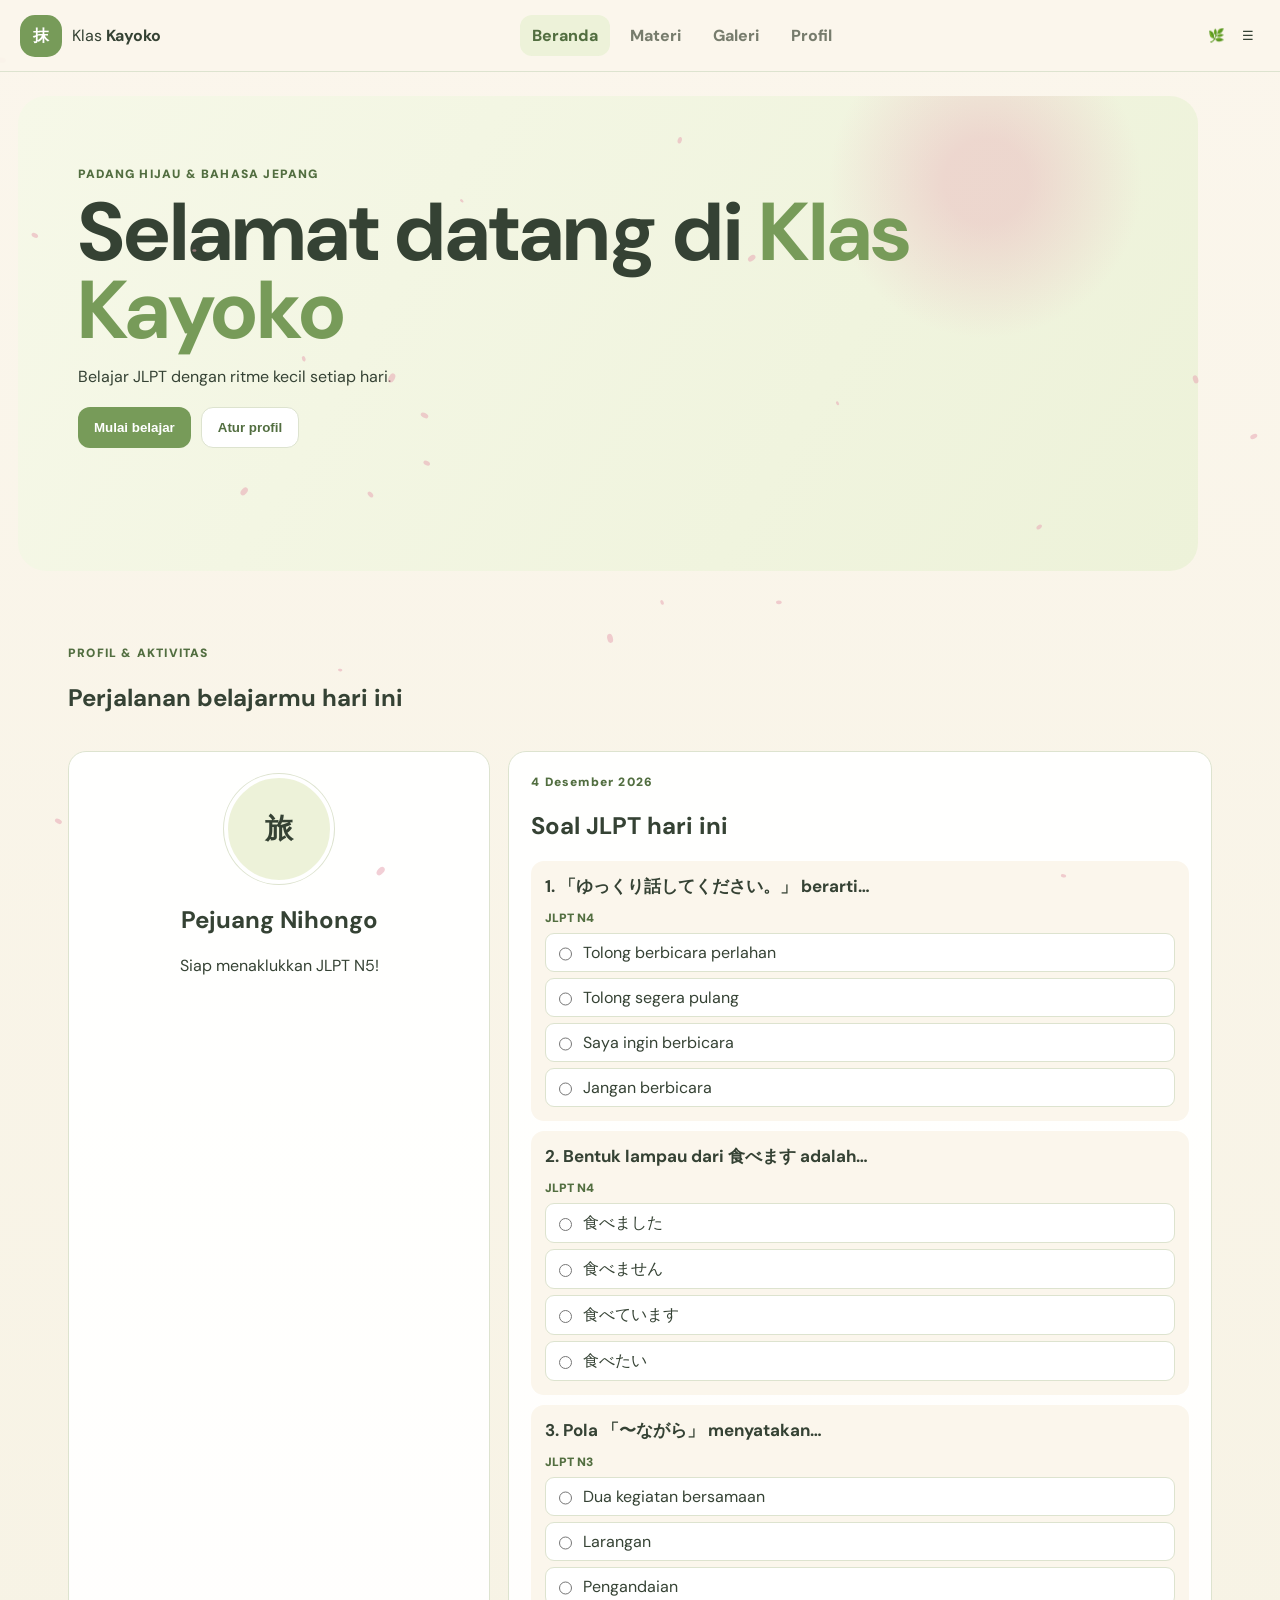
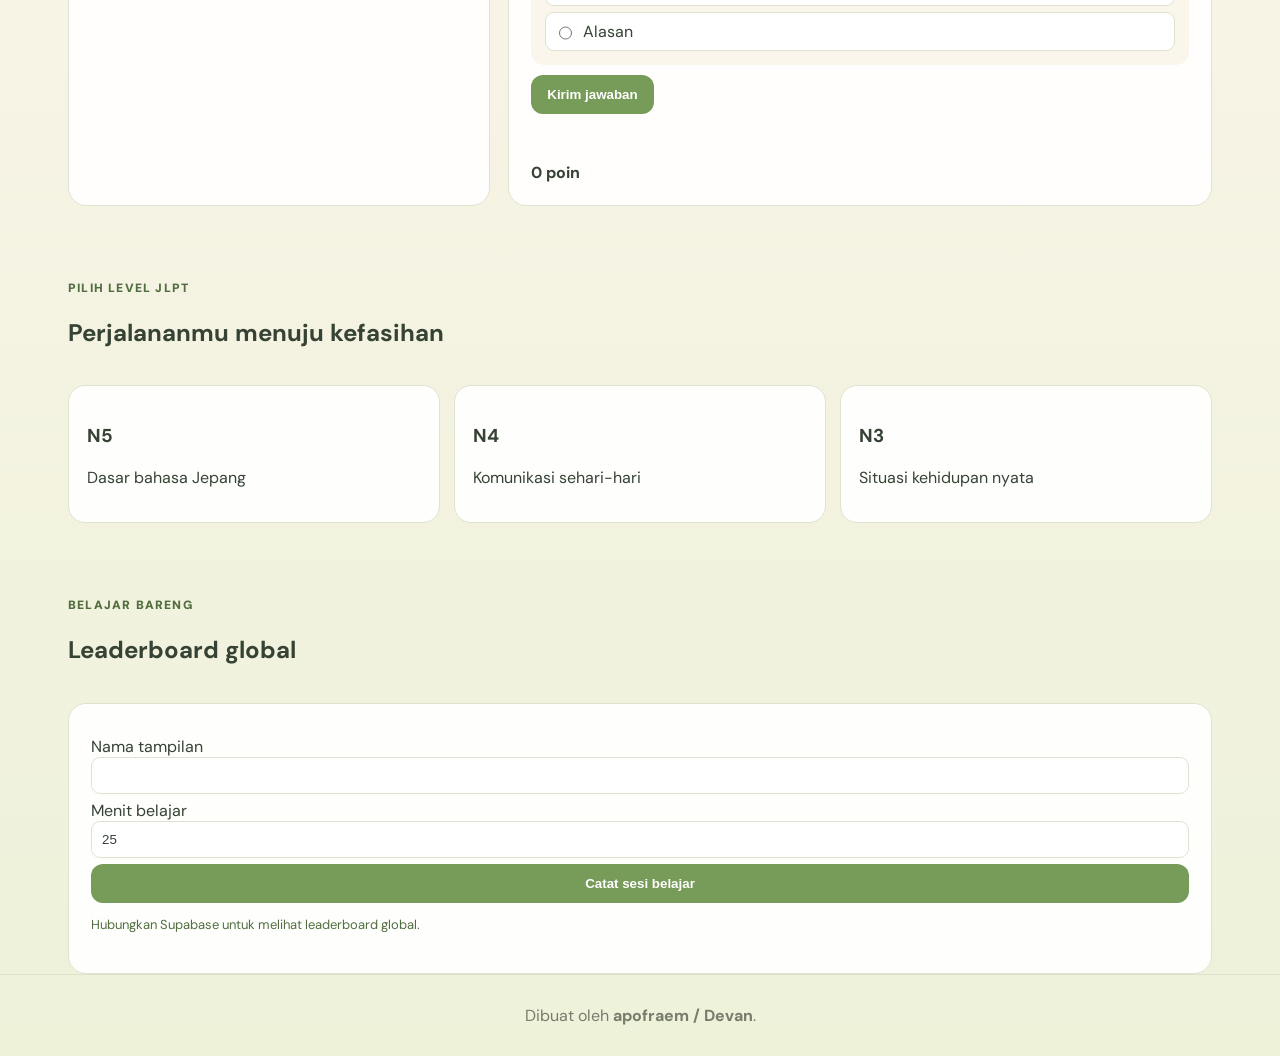
<file: index.html>
<!doctype html>
<html lang="id">
<head>
<meta charset="utf-8"><meta name="viewport" content="width=device-width,initial-scale=1">
<title>Klas Kayoko — Beranda</title>
<link rel="stylesheet" href="styles.css">
<link rel="stylesheet" href="quiz-styles.css">
<link href="https://fonts.googleapis.com/css2?family=DM+Sans:wght@400;500;600;700;800&family=Noto+Sans+JP:wght@500;700;900&display=swap" rel="stylesheet">
</head>
<body>
<canvas id="petalCanvas" aria-hidden="true"></canvas>
<header class="topbar"><a class="brand" href="#beranda" data-page="beranda"><span class="brand-mark">抹</span><span>Klas <b>Kayoko</b></span></a><nav class="main-nav" aria-label="Navigasi utama"><a class="active" href="#beranda" data-page="beranda">Beranda</a><a href="#materi" data-page="materi">Materi</a><a href="#galeri" data-page="galeri">Galeri</a><a href="#profil" data-page="profil">Profil</a></nav><div class="top-actions"><button class="theme-toggle" id="themeToggle" type="button" aria-label="Ganti tema">🌿</button><button class="mobile-menu" id="mobileMenu" type="button" aria-label="Buka menu">☰</button></div></header>
<main>
<section class="page active" id="page-beranda">
  <div class="hero page-shell"><div class="eyebrow">PADANG HIJAU & BAHASA JEPANG</div><h1>Selamat datang di <span>Klas Kayoko</span></h1><p>Belajar JLPT dengan ritme kecil setiap hari.</p><div class="hero-actions"><button class="primary" data-page="materi">Mulai belajar</button><button class="secondary" data-page="profil">Atur profil</button></div></div>
  <section class="page-shell section-block">
    <div class="section-heading"><div><span class="eyebrow">PROFIL & AKTIVITAS</span><h2>Perjalanan belajarmu hari ini</h2></div></div>
    <div class="home-profile-grid" style="margin-top:18px">
      <article class="profile-card"><div class="profile-avatar" id="homeProfileAvatar">旅</div><h2 id="homeProfileName">Pejuang Nihongo</h2><p id="homeProfileSummary">Siap menaklukkan JLPT N5!</p></article>
      <article class="home-feature-card"><div class="eyebrow" id="dailyDate">TANTANGAN HARIAN</div><h2>Soal JLPT hari ini</h2><div id="dailyQuestions"></div><button class="primary" id="submitQuiz" type="button">Kirim jawaban</button><p class="quiz-status" id="quizStatus" role="status" aria-live="polite"></p><strong id="quizPoints">0 poin</strong></article>
    </div>
  </section>
  <section class="page-shell section-block"><div class="section-heading"><div><span class="eyebrow">PILIH LEVEL JLPT</span><h2>Perjalananmu menuju kefasihan</h2></div></div><div class="level-grid"><article class="level-card"><h3>N5</h3><p>Dasar bahasa Jepang</p></article><article class="level-card"><h3>N4</h3><p>Komunikasi sehari-hari</p></article><article class="level-card"><h3>N3</h3><p>Situasi kehidupan nyata</p></article></div></section>
  <section class="page-shell section-block"><div class="section-heading"><div><span class="eyebrow">BELAJAR BARENG</span><h2>Leaderboard global</h2></div></div><article class="home-feature-card" style="margin-top:18px"><form id="sessionForm" class="leaderboard-field"><label>Nama tampilan<input id="boardName" maxlength="32" required></label><label>Menit belajar<input id="minutes" type="number" min="1" max="600" value="25" required></label><button class="primary" type="submit">Catat sesi belajar</button></form><p class="leaderboard-status" id="leaderboardStatus">Memuat leaderboard…</p><div id="globalLeaderboard"></div></article></section>
</section>
<section class="page page-shell" id="page-materi"><div class="subpage-heading"><span class="eyebrow">PETA BELAJARMU</span><h1>Materi JLPT</h1></div><div class="filter-panel"><div class="filter-tabs"><button class="filter-tab selected" data-filter-level="N5">N5</button><button class="filter-tab" data-filter-level="N4">N4</button><button class="filter-tab" data-filter-level="N3">N3</button><button class="filter-tab" data-filter-level="N2">N2</button><button class="filter-tab" data-filter-level="N1">N1</button></div></div><div class="lesson-grid" id="lessonGrid"></div></section>
<section class="page page-shell" id="page-galeri"><div class="subpage-heading"><span class="eyebrow">KAMUS MINI HARIAN</span><h1>Kosakata pilihan</h1></div><div class="vocab-grid" id="galleryGrid"></div></section>
<section class="page page-shell" id="page-profil"><div class="subpage-heading"><span class="eyebrow">CATATAN BELAJAR</span><h1>Progres belajarmu</h1></div><div class="profile-layout"><form class="profile-form" id="profileForm"><h2>Profil Belajar</h2><label>Foto profil dari galeri<input id="photoInput" type="file" accept="image/*"></label><div class="profile-row"><button class="secondary" id="removePhoto" type="button">Hapus foto</button></div><label>Nama belajar<input id="nameInput" maxlength="32" placeholder="Nama kamu"></label><label>Level JLPT<select id="profileLevel"><option>N5</option><option>N4</option><option>N3</option><option>N2</option><option>N1</option></select></label><label>Catatan belajar<textarea id="profileBio" maxlength="180" rows="5" placeholder="Target belajarmu..."></textarea></label><button class="primary" type="submit">Simpan Profil</button><p class="profile-status" id="homeProfileStatus"></p></form><div class="profile-card"><div class="profile-avatar" id="profileAvatar">旅</div><h2 id="profileName">Pejuang Nihongo</h2><p id="profileSummary">Siap menaklukkan JLPT!</p></div></div><details class="leaderboard-setup" id="leaderboardSetup"><summary>Hubungkan leaderboard global (Supabase)</summary><p>Gunakan anon/publishable key, jangan service-role key.</p><label>Project URL<input id="supabaseUrl" type="url" placeholder="https://project.supabase.co"></label><label>Anon/publishable key<input id="supabaseKey" type="password"></label><button class="primary" id="connectLeaderboard" type="button">Simpan koneksi</button></details></section>
</main>
<footer class="footer">Dibuat oleh <strong>apofraem / Devan</strong>.</footer>
<script src="app.js"></script>
<script src="daily-quiz.js"></script>
<script src="enhancements.js"></script>
</body>
</html>
</file>
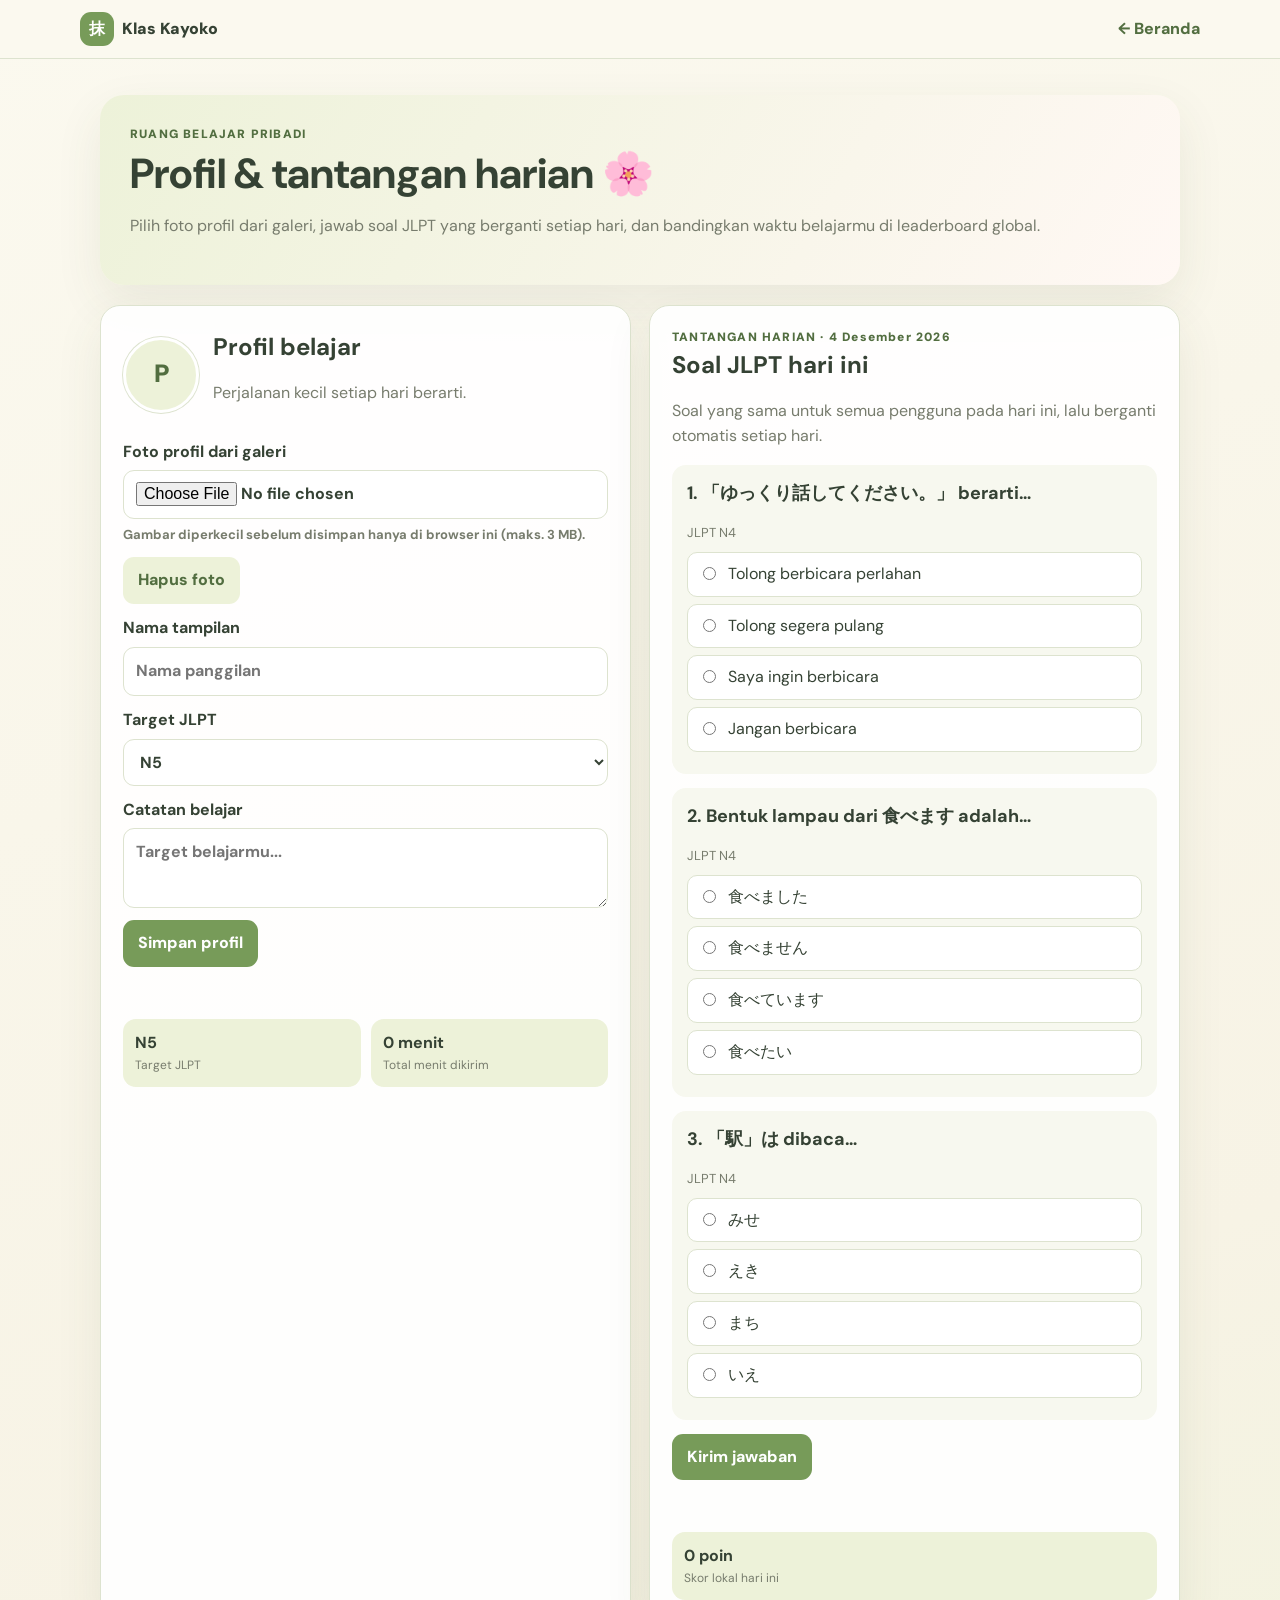
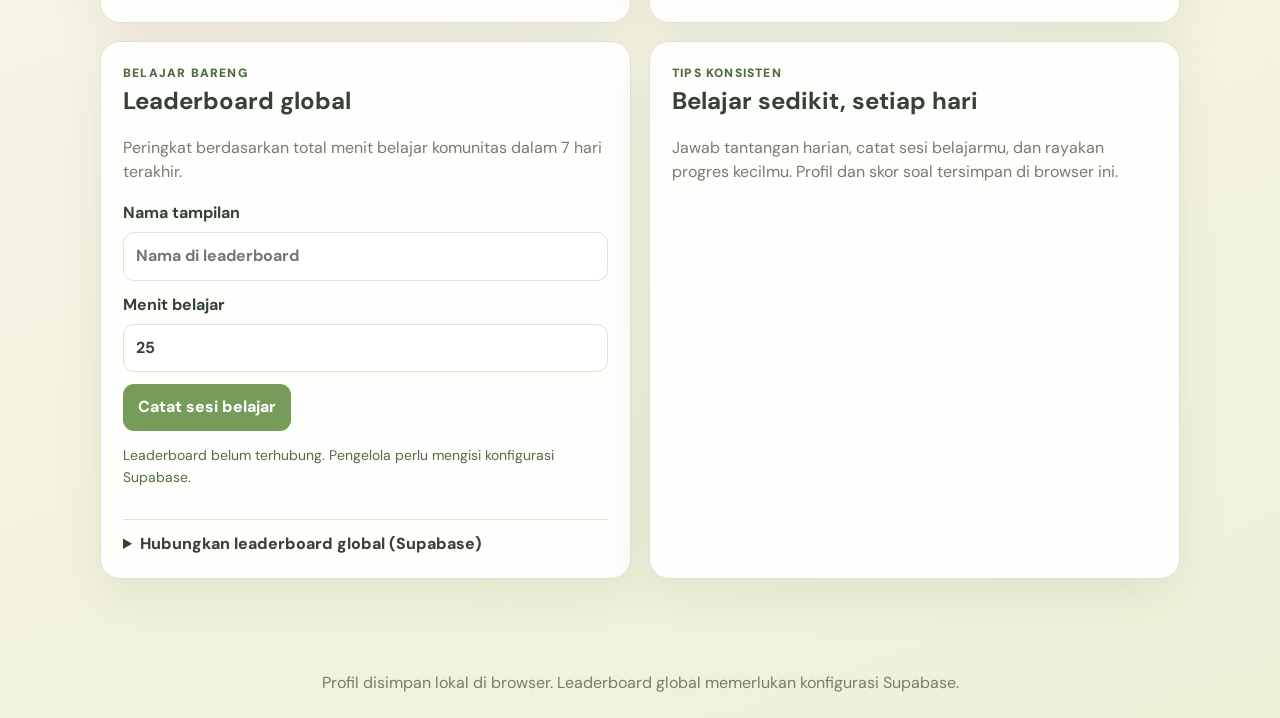
<file: profile-leaderboard.html>
<!doctype html>
<html lang="id">
<head>
  <meta charset="utf-8">
  <meta name="viewport" content="width=device-width, initial-scale=1">
  <meta name="theme-color" content="#779b59">
  <meta name="description" content="Profil belajar, tantangan soal harian, dan leaderboard komunitas Klas Kayoko.">
  <title>Profil & Tantangan Harian — Klas Kayoko</title>
  <link rel="preconnect" href="https://fonts.googleapis.com">
  <link rel="preconnect" href="https://fonts.gstatic.com" crossorigin>
  <link href="https://fonts.googleapis.com/css2?family=DM+Sans:wght@400;500;600;700;800&family=Noto+Sans+JP:wght@500;700;900&display=swap" rel="stylesheet">
  <style>
    :root{color-scheme:light;--ink:#354234;--muted:#777c6d;--matcha:#779b59;--dark:#526e40;--pale:#edf2d9;--pink:#e8a7b5;--cream:#fbf6ec;--line:#dde3cf;--card:#fff;--shadow:0 18px 48px #43533116}
    *{box-sizing:border-box}body{margin:0;min-height:100vh;color:var(--ink);font:16px/1.55 'DM Sans',sans-serif;background:linear-gradient(160deg,#fbf9ef,#f7f3e5 60%,#edf2d9)}a{color:inherit}.top{position:sticky;top:0;z-index:2;display:flex;justify-content:space-between;align-items:center;padding:12px max(20px,calc((100vw - 1120px)/2));background:#fbf9efed;border-bottom:1px solid var(--line);backdrop-filter:blur(12px)}.brand{font-weight:900;text-decoration:none}.brand span{display:inline-grid;place-items:center;width:34px;height:34px;margin-right:8px;border-radius:11px;color:#fff;background:var(--matcha)}.back{color:var(--dark);font-weight:800;text-decoration:none}.wrap{max-width:1120px;margin:auto;padding:36px 20px 70px}.hero{padding:30px;border-radius:24px;background:linear-gradient(120deg,#edf2d9,#fff8f4);box-shadow:var(--shadow)}.eyebrow{color:var(--dark);font-size:12px;font-weight:900;letter-spacing:.1em}.hero h1{margin:6px 0;font-size:clamp(28px,5vw,42px);line-height:1.15}.lead,.muted{color:var(--muted)}.grid{display:grid;grid-template-columns:repeat(2,minmax(0,1fr));gap:18px;margin-top:20px}.card{padding:22px;border:1px solid var(--line);border-radius:20px;background:#ffffffed;box-shadow:var(--shadow)}.card h2{margin:0 0 8px}.profile-head{display:flex;align-items:center;gap:14px;margin-bottom:18px}.avatar{width:76px;height:76px;flex:none;display:grid;place-items:center;overflow:hidden;border:3px solid #fff;border-radius:50%;background:var(--pale);color:var(--dark);font-size:25px;font-weight:900;box-shadow:0 0 0 1px var(--line)}.avatar img{width:100%;height:100%;object-fit:cover}.field{display:grid;gap:6px;margin:12px 0;font-weight:700}.field input,.field select,.field textarea{width:100%;padding:11px 12px;border:1px solid var(--line);border-radius:11px;background:#fff;color:var(--ink);font:inherit}.field textarea{min-height:80px;resize:vertical}.row{display:flex;gap:9px;align-items:center;flex-wrap:wrap}.button{border:0;border-radius:11px;padding:11px 15px;background:var(--matcha);color:white;font:inherit;font-weight:800;cursor:pointer}.button:hover{background:var(--dark)}.button.secondary{color:var(--dark);background:var(--pale)}.status{min-height:24px;color:var(--dark);font-size:14px}.stats{display:flex;gap:10px;margin-top:14px}.stat{flex:1;padding:12px;border-radius:13px;background:var(--pale)}.stat b,.stat span{display:block}.stat span{color:var(--muted);font-size:12px}.question{padding:15px;margin:14px 0;border-radius:14px;background:#f7f8ef}.question h3{margin:0 0 12px;font-size:18px}.choice{display:flex;gap:9px;align-items:flex-start;padding:9px 10px;margin:7px 0;border:1px solid var(--line);border-radius:10px;background:white;cursor:pointer}.choice:has(input:checked){border-color:var(--matcha);background:var(--pale)}.choice input{margin-top:5px;accent-color:var(--matcha)}.board{display:grid;gap:8px;margin-top:14px}.rank-row{display:grid;grid-template-columns:42px 1fr auto;gap:9px;align-items:center;padding:10px 12px;border-radius:11px;background:#f7f8ef}.rank{color:var(--dark);font-weight:900}.points{font-weight:800}.setup{margin-top:16px;padding-top:12px;border-top:1px solid var(--line)}.setup summary{font-weight:800;cursor:pointer}.small{font-size:13px;color:var(--muted)}.footer{text-align:center;padding:22px;color:var(--muted)}@media(max-width:760px){.grid{grid-template-columns:1fr}.wrap{padding:22px 14px 50px}.card{padding:18px}.hero{padding:22px}}
  </style>
</head>
<body>
  <header class="top"><a class="brand" href="index.html"><span>抹</span>Klas Kayoko</a><a class="back" href="index.html">← Beranda</a></header>
  <main class="wrap">
    <section class="hero"><div class="eyebrow">RUANG BELAJAR PRIBADI</div><h1>Profil & tantangan harian 🌸</h1><p class="lead">Pilih foto profil dari galeri, jawab soal JLPT yang berganti setiap hari, dan bandingkan waktu belajarmu di leaderboard global.</p></section>
    <div class="grid">
      <section class="card" aria-labelledby="profileTitle"><div class="profile-head"><div class="avatar" id="avatar" aria-label="Foto profil"></div><div><h2 id="profileTitle">Profil belajar</h2><p id="profileCaption" class="muted">Perjalanan kecil setiap hari berarti.</p></div></div>
        <form id="profileForm"><label class="field">Foto profil dari galeri<input id="photo" type="file" accept="image/*"><span class="small">Gambar diperkecil sebelum disimpan hanya di browser ini (maks. 3 MB).</span></label><div class="row"><button class="button secondary" type="button" id="removePhoto">Hapus foto</button></div><label class="field">Nama tampilan<input id="name" maxlength="32" required placeholder="Nama panggilan"></label><label class="field">Target JLPT<select id="level"><option>N5</option><option>N4</option><option>N3</option><option>N2</option><option>N1</option></select></label><label class="field">Catatan belajar<textarea id="bio" maxlength="180" placeholder="Target belajarmu..."></textarea></label><button class="button" type="submit">Simpan profil</button></form><p class="status" id="profileStatus" role="status" aria-live="polite"></p><div class="stats"><div class="stat"><b id="levelStat">N5</b><span>Target JLPT</span></div><div class="stat"><b id="sessionStat">0 menit</b><span>Total menit dikirim</span></div></div>
      </section>
      <section class="card" aria-labelledby="dailyTitle"><div class="eyebrow" id="todayLabel">TANTANGAN HARIAN</div><h2 id="dailyTitle">Soal JLPT hari ini</h2><p class="muted">Soal yang sama untuk semua pengguna pada hari ini, lalu berganti otomatis setiap hari.</p><div id="questions"></div><button class="button" id="submitQuiz" type="button">Kirim jawaban</button><p class="status" id="quizStatus" role="status" aria-live="polite"></p><div class="stat"><b id="quizPoints">0 poin</b><span>Skor lokal hari ini</span></div></section>
      <section class="card" aria-labelledby="boardTitle"><div class="eyebrow">BELAJAR BARENG</div><h2 id="boardTitle">Leaderboard global</h2><p class="muted">Peringkat berdasarkan total menit belajar komunitas dalam 7 hari terakhir.</p><form id="sessionForm"><label class="field">Nama tampilan<input id="boardName" maxlength="32" required placeholder="Nama di leaderboard"></label><label class="field">Menit belajar<input id="minutes" type="number" min="1" max="600" value="25" required></label><button class="button" type="submit">Catat sesi belajar</button></form><p class="status" id="boardStatus" role="status" aria-live="polite">Siapkan koneksi leaderboard untuk memuat peringkat bersama.</p><div class="board" id="leaderboard" aria-live="polite"></div><details class="setup"><summary>Hubungkan leaderboard global (Supabase)</summary><p class="small">Buat tabel menggunakan <code>leaderboard-schema.sql</code>. Gunakan Supabase anon/publishable key saja—jangan pernah memasukkan service role key di browser.</p><label class="field">Project URL<input id="supabaseUrl" type="url" placeholder="https://project.supabase.co"></label><label class="field">Anon/publishable key<input id="supabaseKey" type="password" autocomplete="off"></label><button class="button secondary" id="connect" type="button">Simpan koneksi</button></details></section>
      <section class="card"><div class="eyebrow">TIPS KONSISTEN</div><h2>Belajar sedikit, setiap hari</h2><p class="muted">Jawab tantangan harian, catat sesi belajarmu, dan rayakan progres kecilmu. Profil dan skor soal tersimpan di browser ini.</p></section>
    </div>
  </main>
  <footer class="footer">Profil disimpan lokal di browser. Leaderboard global memerlukan konfigurasi Supabase.</footer>
<script>
(() => {
  'use strict';
  const $ = id => document.getElementById(id);
  const PROFILE_KEY='kayokoProfileV2', CONFIG_KEY='kayokoLeaderboardConfig', SESSION_KEY='kayokoStudyMinutes', QUIZ_KEY='kayokoDailyQuiz';
  const safeRead=(key,fallback)=>{try{return JSON.parse(localStorage.getItem(key))??fallback}catch{return fallback}};
  const profile={name:'',level:'N5',bio:'',photo:'',...safeRead(PROFILE_KEY,{})};
  let studyMinutes=Number(localStorage.getItem(SESSION_KEY))||0;
  let config=safeRead(CONFIG_KEY,{url:'',key:''});
  function renderProfile(){ $('name').value=profile.name||''; $('level').value=profile.level||'N5'; $('bio').value=profile.bio||''; $('boardName').value=profile.name||''; $('profileTitle').textContent=profile.name||'Profil belajar'; $('profileCaption').textContent=profile.bio||'Perjalanan kecil setiap hari berarti.'; $('levelStat').textContent=profile.level||'N5'; $('sessionStat').textContent=`${studyMinutes} menit`; $('avatar').replaceChildren(); if(profile.photo){const img=document.createElement('img');img.src=profile.photo;img.alt='Foto profil';$('avatar').append(img)}else $('avatar').textContent=(profile.name||'P').trim().split(/\s+/).slice(0,2).map(x=>x[0]).join('').toUpperCase()}
  $('photo').addEventListener('change',event=>{const file=event.target.files?.[0];if(!file)return;if(!file.type.startsWith('image/')){$('profileStatus').textContent='Pilih berkas gambar yang valid.';return}if(file.size>3*1024*1024){$('profileStatus').textContent='Ukuran foto maksimal 3 MB.';event.target.value='';return}const reader=new FileReader();reader.onload=()=>{const image=new Image();image.onload=()=>{const canvas=document.createElement('canvas'),scale=Math.min(1,512/Math.max(image.width,image.height));canvas.width=Math.round(image.width*scale);canvas.height=Math.round(image.height*scale);canvas.getContext('2d').drawImage(image,0,0,canvas.width,canvas.height);profile.photo=canvas.toDataURL('image/jpeg',.82);renderProfile();$('profileStatus').textContent='Pratinjau foto siap. Simpan profil untuk menerapkan.'};image.src=reader.result};reader.readAsDataURL(file)});
  $('removePhoto').addEventListener('click',()=>{profile.photo='';$('photo').value='';renderProfile()});
  $('profileForm').addEventListener('submit',event=>{event.preventDefault();profile.name=$('name').value.trim().slice(0,32);profile.level=$('level').value;profile.bio=$('bio').value.trim().slice(0,180);try{localStorage.setItem(PROFILE_KEY,JSON.stringify(profile));$('profileStatus').textContent='Profil berhasil disimpan di browser ini.'}catch{$('profileStatus').textContent='Penyimpanan penuh. Hapus foto yang lebih besar atau gunakan foto lain.'}renderProfile()});
  const bank=[
    {level:'N5',q:'「ありがとう」の arti yang tepat adalah…',a:['Maaf','Terima kasih','Selamat pagi','Sampai jumpa'],correct:1},
    {level:'N5',q:'Partikel untuk menandai topik kalimat adalah…',a:['を','に','は','で'],correct:2},
    {level:'N5',q:'「みず」は berarti…',a:['Api','Air','Angin','Tanah'],correct:1},
    {level:'N4',q:'「ゆっくり話してください。」 berarti…',a:['Tolong berbicara perlahan','Tolong segera pulang','Saya ingin berbicara','Jangan berbicara'],correct:0},
    {level:'N4',q:'Bentuk lampau dari 食べます adalah…',a:['食べました','食べません','食べています','食べたい'],correct:0},
    {level:'N4',q:'「駅」は dibaca…',a:['みせ','えき','まち','いえ'],correct:1},
    {level:'N3',q:'Pola 「〜ながら」 menyatakan…',a:['Dua kegiatan bersamaan','Larangan','Pengandaian','Alasan'],correct:0},
    {level:'N3',q:'「経験」の arti adalah…',a:['Kesempatan','Pengalaman','Perubahan','Peraturan'],correct:1},
    {level:'N3',q:'「雨にもかかわらず」 paling dekat artinya…',a:['Karena hujan','Jika hujan','Meskipun hujan','Sebelum hujan'],correct:2},
    {level:'N2',q:'「責任を負う」 berarti…',a:['Mengambil tanggung jawab','Menghindari masalah','Memberi saran','Membuat keputusan'],correct:0},
    {level:'N2',q:'「一方で」 digunakan untuk…',a:['Menyatakan tujuan','Menyajikan sisi lain','Menyatakan larangan','Mengutip ucapan'],correct:1},
    {level:'N1',q:'「余儀なくされる」 bermakna…',a:['Diberi kesempatan','Terpaksa harus','Berhasil menghindari','Mulai mencoba'],correct:1},
    {level:'N1',q:'「〜に即して」 berarti…',a:['Berlawanan dengan','Sesuai dengan','Terlepas dari','Sebelum terjadi'],correct:1},
    {level:'N1',q:'「〜を禁じ得ない」 menyatakan…',a:['Tidak dapat menahan perasaan','Tidak perlu melakukan','Dilarang keras','Tidak sempat mencoba'],correct:0}
  ];
  const dateKey=new Intl.DateTimeFormat('sv-SE').format(new Date());
  function dailyQuestions(){const day=Math.floor(Date.now()/86400000);const start=(day*3)%bank.length;return[0,1,2].map(n=>bank[(start+n)%bank.length])}
  const questions=dailyQuestions();$('todayLabel').textContent=`TANTANGAN HARIAN · ${new Intl.DateTimeFormat('id-ID',{dateStyle:'long'}).format(new Date())}`;
  $('questions').innerHTML=questions.map((item,i)=>`<article class="question"><h3>${i+1}. ${item.q}</h3><span class="small">JLPT ${item.level}</span>${item.a.map((choice,j)=>`<label class="choice"><input type="radio" name="q${i}" value="${j}"><span>${choice}</span></label>`).join('')}</article>`).join('');
  const savedQuiz=safeRead(QUIZ_KEY,{});if(savedQuiz.date===dateKey){$('quizPoints').textContent=`${savedQuiz.score} poin`;$('quizStatus').textContent='Tantangan hari ini sudah dijawab. Soal baru tersedia besok.';$('submitQuiz').disabled=true;$('questions').querySelectorAll('input').forEach(input=>input.disabled=true)}
  $('submitQuiz').addEventListener('click',()=>{if(safeRead(QUIZ_KEY,{}).date===dateKey)return;let score=0;for(let i=0;i<questions.length;i++){const selected=document.querySelector(`input[name="q${i}"]:checked`);if(!selected){$('quizStatus').textContent='Jawab semua soal sebelum mengirim.';return}if(Number(selected.value)===questions[i].correct)score+=10}localStorage.setItem(QUIZ_KEY,JSON.stringify({date:dateKey,score}));$('quizPoints').textContent=`${score} poin`;$('quizStatus').textContent=`Selesai! Jawaban benar: ${score/10} dari ${questions.length}. Soal berganti besok.`;$('submitQuiz').disabled=true;$('questions').querySelectorAll('input').forEach(input=>input.disabled=true)});
  function apiHeaders(){return{apikey:config.key,Authorization:`Bearer ${config.key}`,'Content-Type':'application/json'}}
  function endpoint(path){return`${config.url.replace(/\/$/,'')}/rest/v1/${path}`}
  async function loadBoard(){const board=$('leaderboard');board.replaceChildren();if(!config.url||!config.key){$('boardStatus').textContent='Leaderboard belum terhubung. Pengelola perlu mengisi konfigurasi Supabase.';return}$('boardStatus').textContent='Memuat peringkat…';const since=new Date(Date.now()-7*86400000).toISOString();try{const response=await fetch(`${endpoint('study_sessions')}?select=display_name,minutes,created_at&created_at=gte.${encodeURIComponent(since)}&order=created_at.desc&limit=1000`,{headers:apiHeaders()});if(!response.ok)throw new Error(`Supabase merespons ${response.status}.`);const rows=await response.json(),totals=new Map();for(const row of rows){const name=String(row.display_name||'Anonim').slice(0,32);totals.set(name,(totals.get(name)||0)+Number(row.minutes||0))}const ranked=[...totals].sort((a,b)=>b[1]-a[1]||a[0].localeCompare(b[0])).slice(0,10);if(!ranked.length){board.textContent='Belum ada sesi minggu ini.'}else ranked.forEach(([name,minutes],i)=>{const row=document.createElement('div');row.className='rank-row';const rank=document.createElement('span');rank.className='rank';rank.textContent=`#${i+1}`;const player=document.createElement('span');player.textContent=name;const total=document.createElement('span');total.className='points';total.textContent=`${minutes} menit`;row.append(rank,player,total);board.append(row)});$('boardStatus').textContent=`Peringkat diperbarui · ${rows.length} sesi komunitas diperiksa.`}catch(error){$('boardStatus').textContent=`Tidak dapat memuat leaderboard: ${error.message}`}}
  $('sessionForm').addEventListener('submit',async event=>{event.preventDefault();const name=$('boardName').value.trim().slice(0,32),minutes=Number($('minutes').value);if(!name||!Number.isInteger(minutes)||minutes<1||minutes>600)return;if(!config.url||!config.key){$('boardStatus').textContent='Leaderboard global belum dikonfigurasi.';document.querySelector('.setup').open=true;return}$('boardStatus').textContent='Mengirim sesi belajar…';try{const response=await fetch(endpoint('study_sessions'),{method:'POST',headers:{...apiHeaders(),Prefer:'return=minimal'},body:JSON.stringify({display_name:name,minutes})});if(!response.ok)throw new Error(`Supabase merespons ${response.status}.`);studyMinutes+=minutes;localStorage.setItem(SESSION_KEY,String(studyMinutes));renderProfile();$('boardStatus').textContent='Sesi berhasil dicatat!';await loadBoard()}catch(error){$('boardStatus').textContent=`Gagal mencatat sesi: ${error.message}`}});
  $('connect').addEventListener('click',()=>{const url=$('supabaseUrl').value.trim().replace(/\/$/,''),key=$('supabaseKey').value.trim();if(!/^https:\/\/[a-z0-9-]+\.supabase\.co$/i.test(url)||!key){$('boardStatus').textContent='Masukkan Project URL Supabase dan anon/publishable key yang valid.';return}config={url,key};localStorage.setItem(CONFIG_KEY,JSON.stringify(config));$('boardStatus').textContent='Koneksi tersimpan. Memuat leaderboard…';loadBoard()});
  $('supabaseUrl').value=config.url||'';$('supabaseKey').value=config.key||'';renderProfile();loadBoard();
})();
</script>
</body>
</html>
</file>
<file: styles.css>
/* Matcha meadow + sakura theme */
:root{
  --ink:#354234;
  --muted:#777c6d;
  --matcha:#779b59;
  --matcha-dark:#526e40;
  --matcha-pale:#edf2d9;
  --pink:#e8a7b5;
  --pink-dark:#cf7f93;
  --cream:#fbf6ec;
  --cream-deep:#f7f3e5;
  --yellow:#dfc96a;
  --line:#dde3cf;
  --lav:#eee7f2;
  --surface:#fff;
  --surface-soft:rgba(255,255,255,.92);
  --shadow:0 14px 38px rgba(67,83,49,.10)
}
*{box-sizing:border-box}
html{scroll-behavior:smooth}
body{margin:0;font-family:'DM Sans',sans-serif;color:var(--ink);background:linear-gradient(180deg,var(--cream) 0,var(--cream-deep) 62%,var(--matcha-pale) 100%);overflow-x:hidden}
.topbar{position:sticky;top:0;z-index:50;display:flex;align-items:center;justify-content:space-between;height:72px;padding:0 20px;border-bottom:1px solid var(--line);background:color-mix(in srgb,var(--cream) 88%,transparent);backdrop-filter:blur(14px)}
.brand{display:flex;align-items:center;gap:10px;color:var(--ink);text-decoration:none}.brand-mark{display:grid;place-items:center;width:42px;height:42px;border-radius:15px;background:var(--matcha);color:#fff;font-weight:900}
.main-nav{display:flex;gap:8px}.main-nav a{padding:10px 12px;border-radius:12px;color:var(--muted);text-decoration:none;font-weight:800}.main-nav a.active,.main-nav a:hover{background:var(--matcha-pale);color:var(--matcha-dark)}
.theme-toggle,.mobile-menu{border:0;background:none;cursor:pointer;color:var(--ink)}.top-actions{display:flex;align-items:center;gap:5px}
.page-shell{max-width:1180px;margin-inline:auto}.page{display:none}.page.active{display:block}
.hero{min-height:475px;margin-top:24px;margin-inline:18px;border-radius:28px;background:radial-gradient(circle at 82% 18%,rgba(232,167,181,.38) 0 4%,transparent 15%),linear-gradient(120deg,#f6f8e8,var(--matcha-pale));padding:70px 60px}
.hero h1{font-size:clamp(42px,7vw,82px);line-height:.95;margin:12px 0}.hero h1 span{color:var(--matcha)}.hero-actions{display:flex;gap:10px;margin-top:20px}
.primary,.secondary{border:0;border-radius:12px;padding:12px 16px;text-decoration:none;font-weight:800;cursor:pointer}.primary{background:var(--matcha);color:#fff}.primary:hover{background:var(--matcha-dark)}.secondary{background:var(--surface);color:var(--matcha-dark);border:1px solid var(--line)}
.eyebrow{font-size:12px;font-weight:900;letter-spacing:.1em;color:var(--matcha-dark)}.section-block{margin-top:70px;padding:0 18px}.section-heading{display:flex;justify-content:space-between;align-items:end}
.level-grid,.lesson-grid,.vocab-grid{display:grid;grid-template-columns:repeat(3,minmax(0,1fr));gap:14px;margin-top:18px}.level-card,.lesson-card,.vocab-card{padding:18px;border:1px solid var(--line);border-radius:17px;background:var(--surface-soft)}
.subpage-heading{padding-top:42px}.filter-panel{border:1px solid var(--line);background:var(--surface);border-radius:16px;padding:12px}.filter-tabs{display:flex;gap:8px}.filter-tab{border:0;border-radius:10px;padding:9px 14px;font-weight:800;background:var(--cream-deep);color:var(--ink);cursor:pointer}.filter-tab.selected{background:var(--matcha);color:#fff}
.vocab-grid{grid-template-columns:repeat(4,minmax(0,1fr))}.vocab-card b,.vocab-card i{display:block}.profile-layout{display:grid;grid-template-columns:1fr 1fr;gap:20px;margin:22px 0 70px}.profile-form,.profile-card,.home-feature-card{border:1px solid var(--line);background:var(--surface-soft);border-radius:18px;padding:22px}
.profile-form label{display:grid;gap:6px;margin:12px 0;font-weight:700}.profile-form input,.profile-form select,.profile-form textarea{width:100%;padding:11px;border:1px solid var(--line);border-radius:10px;font:inherit;background:var(--surface);color:var(--ink)}
.profile-card{text-align:center}.profile-avatar,.home-profile-avatar{display:grid;place-items:center;overflow:hidden;width:110px;height:110px;margin:0 auto 12px;border:4px solid var(--surface);border-radius:50%;background:var(--matcha-pale);box-shadow:0 0 0 1px var(--line);font-size:28px;font-weight:900}.profile-avatar img,.home-profile-avatar img{width:100%;height:100%;object-fit:cover}
.profile-row{display:flex;gap:8px}.profile-row button{flex:1}.home-profile-grid{display:grid;grid-template-columns:.75fr 1.25fr;gap:18px}.daily-question{padding:14px;margin:10px 0;border-radius:13px;background:var(--cream)}.daily-question h3{margin:0 0 8px;font-size:17px}.daily-level{font-size:12px;color:var(--matcha-dark);font-weight:900}.daily-choice{display:flex;gap:8px;padding:8px;margin-top:6px;border:1px solid var(--line);border-radius:9px;background:var(--surface)}.daily-choice:has(input:checked){border-color:var(--pink);background:var(--matcha-pale)}
.leader-row{display:grid;grid-template-columns:44px 1fr auto;align-items:center;padding:9px;border-radius:10px;background:var(--cream)}.leaderboard-status,.profile-status,.quiz-status{min-height:22px;color:var(--matcha-dark);font-size:13px}.leaderboard-field{display:grid;gap:6px;margin:10px 0}.leaderboard-field input,.leaderboard-setup input{width:100%;padding:10px;border:1px solid var(--line);border-radius:9px;background:var(--surface);color:var(--ink)}.leaderboard-setup{margin-top:12px}
.footer{padding:30px;text-align:center;border-top:1px solid var(--line);color:var(--muted)}.footer-brand{justify-content:center}.toast{position:fixed;right:18px;bottom:18px;z-index:60}.quote-card{margin:70px 18px}.welcome-strip{margin-top:18px;border:1px solid var(--line);border-radius:16px;background:var(--surface-soft);padding:14px 18px;display:flex;align-items:center;gap:12px}
#petalCanvas{position:fixed;inset:0;width:100%;height:100%;pointer-events:none;z-index:40}.page-wipe{position:fixed;inset:0;z-index:200;background:var(--cream-deep);display:none}.lesson-head{display:flex;justify-content:space-between}.lesson-icon{font:900 24px 'Noto Sans JP',sans-serif}.lesson-level,.vocab-level{font-size:12px;font-weight:900;color:var(--matcha-dark)}.lesson-example{padding:10px;border-radius:10px;background:var(--matcha-pale)}
body[data-theme="night"]{--ink:#e4eddc;--muted:#bbc9b1;--cream:#172015;--cream-deep:#1d2819;--matcha:#91b073;--matcha-dark:#bdd09f;--matcha-pale:#263521;--pink:#d99baa;--line:#465741;--surface:#202b1e;--surface-soft:rgba(32,43,30,.94);background:linear-gradient(180deg,#172015,#263521)}
body[data-theme="night"] .hero{background:radial-gradient(circle at 82% 18%,rgba(217,155,170,.18) 0 4%,transparent 15%),linear-gradient(120deg,#202b1e,#263521)}
body[data-theme="night"] .main-nav a.active,body[data-theme="night"] .main-nav a:hover{color:var(--matcha-dark)}
body[data-theme="night"] .daily-choice:has(input:checked){border-color:var(--pink);background:#31422b}
@media(max-width:900px){.level-grid,.lesson-grid,.vocab-grid{grid-template-columns:repeat(2,1fr)}.hero{padding:45px 35px}.profile-layout,.home-profile-grid{grid-template-columns:1fr}.main-nav{display:none}.main-nav.open{display:flex;position:absolute;top:72px;left:12px;right:12px;padding:10px;background:var(--surface);border:1px solid var(--line);border-radius:14px}.mobile-menu{display:block}}
@media(max-width:560px){.level-grid,.lesson-grid,.vocab-grid{grid-template-columns:1fr}.hero{margin-inline:10px;padding:35px 24px}.profile-layout{margin-inline:10px}.topbar{padding:0 12px}.main-nav.open{flex-direction:column}}
</file>
<file: quiz-styles.css>
/* Daily quiz result states */
.correct-choice{border-color:#779b59!important;background:#edf2d9!important}
.wrong-choice{border-color:#c87582!important;background:#fbecef!important}
.quiz-explanation{margin:8px 0 0;padding:8px 10px;border-left:3px solid #779b59;border-radius:6px;color:#526e40;font-size:13px}
button:disabled{opacity:.58;cursor:not-allowed}
</file>
